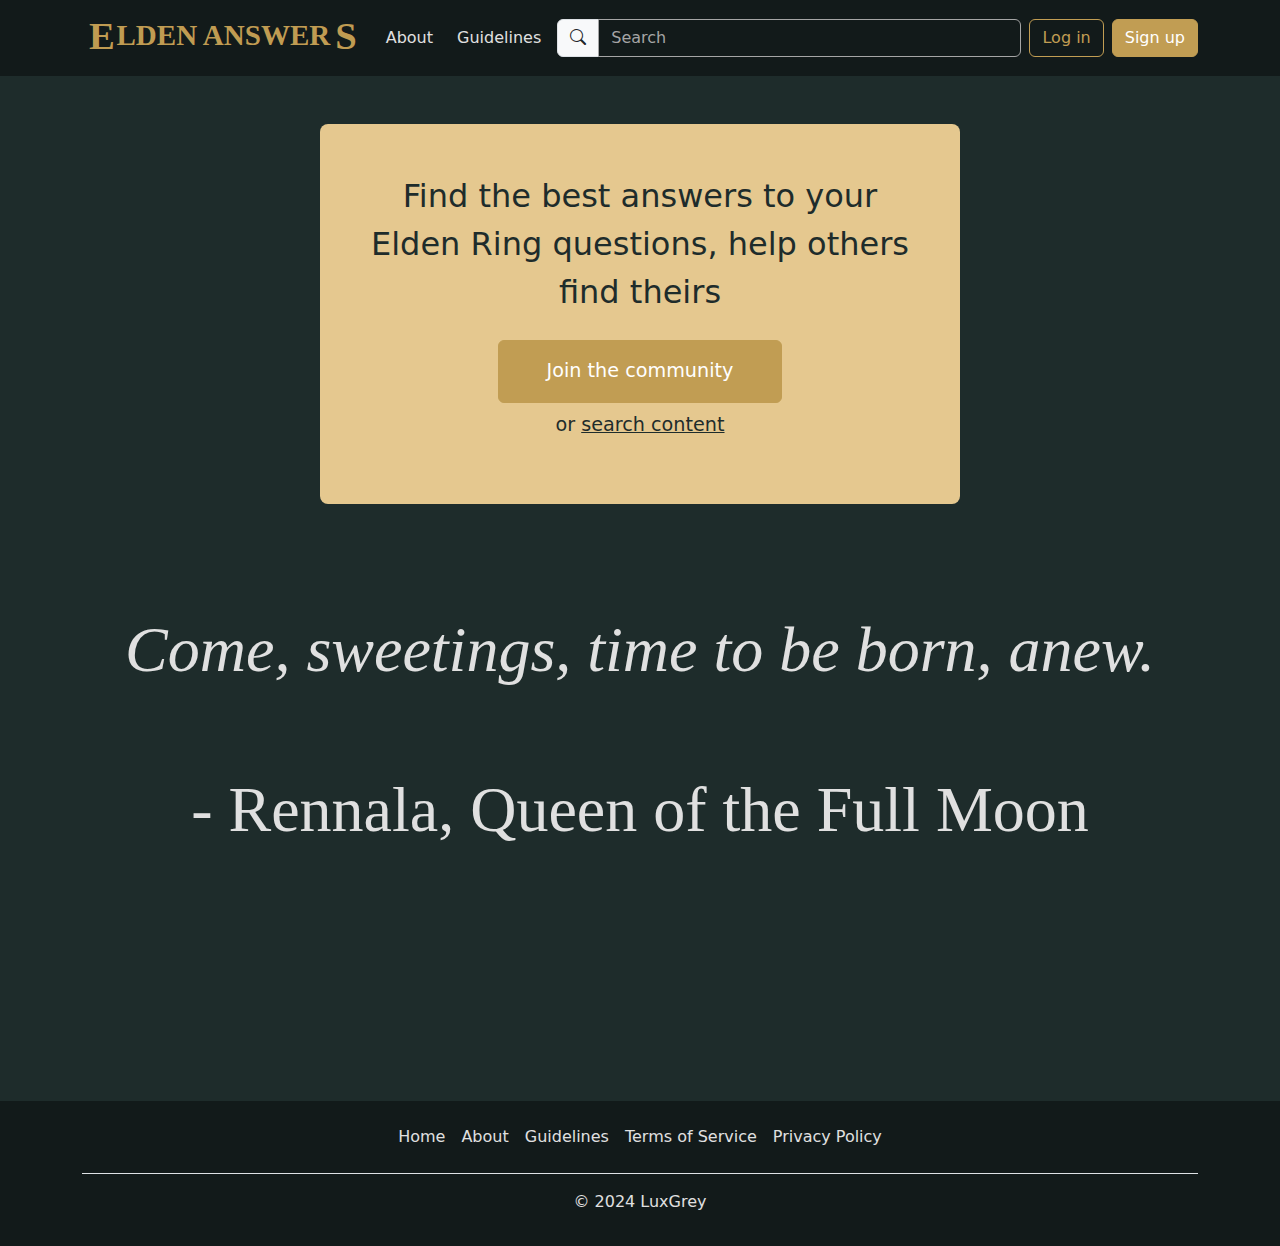
<file: public/index.html>
<!DOCTYPE html>
<html lang="en">

<head>
  <meta charset="utf-8">
  <meta name="viewport" content="width=device-width, initial-scale=1">

  <title>Elden Answers</title>

  <!-- TODO define a favicon -->
  <!--<link rel="icon" type="image/svg+xml" href="favicon.svg" sizes="any">
  <link rel="icon" href="/favicon.png" type="image/png">  
  <link rel="apple-touch-icon" href="/apple-touch-icon.png">-->

  <link href="https://cdn.jsdelivr.net/npm/bootstrap@5.3.3/dist/css/bootstrap.min.css" rel="stylesheet"
    integrity="sha384-QWTKZyjpPEjISv5WaRU9OFeRpok6YctnYmDr5pNlyT2bRjXh0JMhjY6hW+ALEwIH" crossorigin="anonymous">
  <link rel="stylesheet" href="https://cdn.jsdelivr.net/npm/bootstrap-icons@1.11.3/font/bootstrap-icons.min.css"
    integrity="sha384-XGjxtQfXaH2tnPFa9x+ruJTuLE3Aa6LhHSWRr1XeTyhezb4abCG4ccI5AkVDxqC+" crossorigin="anonymous">
  <link rel="stylesheet" type="text/css" href="./css/screen.css" media="screen">
  <link rel="stylesheet" type="text/css" href="./css/print.css" media="print">
</head>

<body onload="initQuoteUpdate()">
  <header>
    <nav class="navbar navbar-expand-lg navbar-dark container">
      <div class="container-fluid">
        <a class="navbar-brand" href="index.html">
          <img src="images/logo.svg" alt="Elden Answers logo" height="50">
        </a>
        <button class="navbar-toggler" type="button" data-bs-toggle="collapse" data-bs-target="#collapsingNavbar"
          aria-controls="collapsingNavbar" aria-expanded="false" aria-label="Toggle navigation">
          <span class="navbar-toggler-icon navbar-dark"></span>
        </button>
        <div class="collapse navbar-collapse gap-2" id="collapsingNavbar">
          <ul class="navbar-nav mb-2 mb-lg-0 gap-2">
            <li class="nav-item">
              <a class="nav-link btn btn-dark" href="#">About</a>
            </li>
            <li class="nav-item">
              <a class="nav-link btn btn-dark" href="#">Guidelines</a>
            </li>
          </ul>
          <form class="input-group mb-2 mb-lg-0">
            <span class="input-group-text">
              <i class="bi bi-search"></i>
            </span>
            <input class="form-control" type="search" placeholder="Search" aria-label="Search">
          </form>
          <ul class="navbar-nav gap-2">
            <li class="nav-item">
              <a href="./html/log-in.html" class="btn btn-secondary text-nowrap">Log in</a>
            </li>
            <li class="nav-item">
              <a href="#" class="btn btn-primary text-nowrap">Sign up</a>
            </li>
          </ul>
        </div>
      </div>
    </nav>
  </header>

  <main class="container">
    <div id="greeting-card-container">
      <div id="greeting-card" class="text-center p-5 mt-5 mb-2">
        <p class="mb-4">
          Find the best answers to your Elden Ring questions,
          help others find theirs
        </p>
        <a id="join-community-button" href="#" class="btn btn-primary px-5 py-3">Join the community</a>
        <p id="search-content-text" class="mt-2">
          or <a href="./html/questions.html">search content</a>
        </p>
      </div>
    </div>
    <canvas id="quote-canvas">
      This canvas cycles through random quotes from Elden Ring characters.
    </canvas>
  </main>

  <footer class="py-3 mt-4">
    <div class="container">
      <ul class="nav justify-content-center border-bottom pb-3 mb-3">
        <li class="nav-item"><a href="index.html" class="nav-link px-2">Home</a></li>
        <li class="nav-item"><a href="#" class="nav-link px-2">About</a></li>
        <li class="nav-item"><a href="#" class="nav-link px-2">Guidelines</a></li>
        <li class="nav-item"><a href="#" class="nav-link px-2">Terms of Service</a></li>
        <li class="nav-item"><a href="#" class="nav-link px-2">Privacy Policy</a></li>
      </ul>
      <p class="text-center">© 2024 LuxGrey</p>
    </div>
  </footer>
  <script src="https://cdn.jsdelivr.net/npm/bootstrap@5.3.3/dist/js/bootstrap.bundle.min.js"
    integrity="sha384-YvpcrYf0tY3lHB60NNkmXc5s9fDVZLESaAA55NDzOxhy9GkcIdslK1eN7N6jIeHz"
    crossorigin="anonymous"></script>
  <script src="./js/script.js"></script>
</body>

</html>
</file>
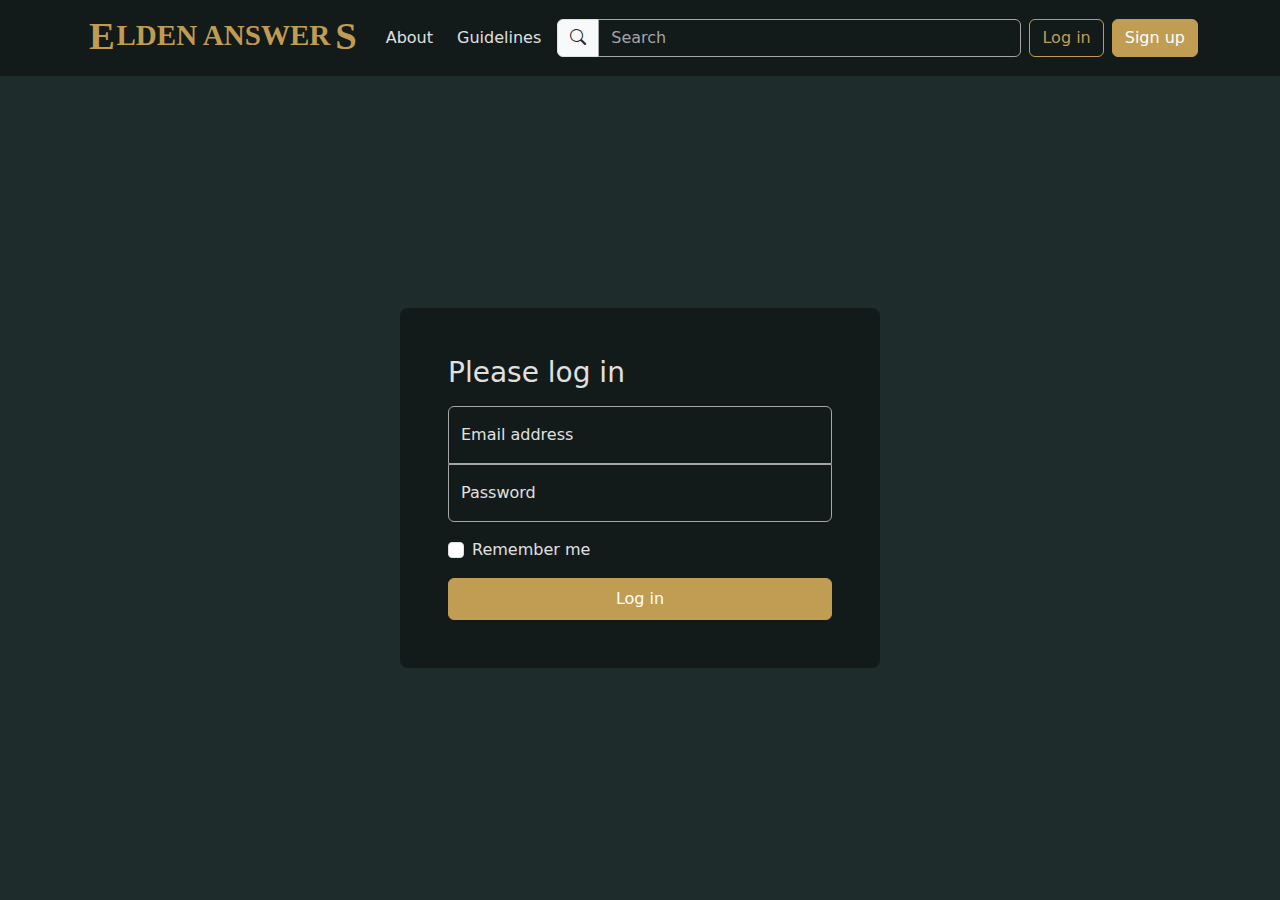
<file: public/html/log-in.html>
<!DOCTYPE html>
<html lang="en">

<head>
  <meta charset="utf-8">
  <meta name="viewport" content="width=device-width, initial-scale=1">

  <title>Newest Questions - Elden Answers</title>

  <!-- TODO define a favicon -->
  <!--<link rel="icon" type="image/svg+xml" href="favicon.svg" sizes="any">
  <link rel="icon" href="/favicon.png" type="image/png">  
  <link rel="apple-touch-icon" href="/apple-touch-icon.png">-->

  <link href="https://cdn.jsdelivr.net/npm/bootstrap@5.3.3/dist/css/bootstrap.min.css" rel="stylesheet"
    integrity="sha384-QWTKZyjpPEjISv5WaRU9OFeRpok6YctnYmDr5pNlyT2bRjXh0JMhjY6hW+ALEwIH" crossorigin="anonymous">
  <link rel="stylesheet" href="https://cdn.jsdelivr.net/npm/bootstrap-icons@1.11.3/font/bootstrap-icons.min.css"
    integrity="sha384-XGjxtQfXaH2tnPFa9x+ruJTuLE3Aa6LhHSWRr1XeTyhezb4abCG4ccI5AkVDxqC+" crossorigin="anonymous">
  <link rel="stylesheet" type="text/css" href="../css/screen.css" media="screen">
  <link rel="stylesheet" type="text/css" href="../css/print.css" media="print">
</head>

<body>
  <header>
    <nav class="navbar navbar-expand-lg navbar-dark container">
      <div class="container-fluid">
        <a class="navbar-brand" href="../index.html">
          <img src="../images/logo.svg" alt="Elden Answers logo" height="50">
        </a>
        <button class="navbar-toggler" type="button" data-bs-toggle="collapse" data-bs-target="#collapsingNavbar"
          aria-controls="collapsingNavbar" aria-expanded="false" aria-label="Toggle navigation">
          <span class="navbar-toggler-icon navbar-dark"></span>
        </button>
        <div class="collapse navbar-collapse gap-2" id="collapsingNavbar">
          <ul class="navbar-nav mb-2 mb-lg-0 gap-2">
            <li class="nav-item">
              <a class="nav-link btn btn-dark" href="#">About</a>
            </li>
            <li class="nav-item">
              <a class="nav-link btn btn-dark" href="#">Guidelines</a>
            </li>
          </ul>
          <form class="input-group mb-2 mb-lg-0">
            <span class="input-group-text">
              <i class="bi bi-search"></i>
            </span>
            <input class="form-control" type="search" placeholder="Search" aria-label="Search">
          </form>
          <ul class="navbar-nav gap-2">
            <li class="nav-item">
              <a href="./log-in.html" class="btn btn-secondary text-nowrap">Log in</a>
            </li>
            <li class="nav-item">
              <a href="#" class="btn btn-primary text-nowrap">Sign up</a>
            </li>
          </ul>
        </div>
      </div>
    </nav>
  </header>

  <main class="d-flex align-items-center py-4">
    <form class="form-login w-100 m-auto p-5 rounded rounded-3">
      <h1 class="h3 mb-3 fw-normal">Please log in</h1>
      <div class="form-floating">
        <input type="email" class="form-control" id="floatingInput" placeholder="name@example.com">
        <label for="floatingInput">Email address</label>
      </div>
      <div class="form-floating">
        <input type="password" class="form-control" id="floatingPassword" placeholder="Password">
        <label for="floatingPassword">Password</label>
      </div>
      <div class="form-check text-start my-3">
        <input class="form-check-input" type="checkbox" value="remember-me" id="flexCheckDefault">
        <label class="form-check-label" for="flexCheckDefault">
          Remember me
        </label>
      </div>
      <button class="btn btn-primary w-100 py-2" type="submit">Log in</button>
    </form>
  </main>

  <script src="https://cdn.jsdelivr.net/npm/bootstrap@5.3.3/dist/js/bootstrap.bundle.min.js"
    integrity="sha384-YvpcrYf0tY3lHB60NNkmXc5s9fDVZLESaAA55NDzOxhy9GkcIdslK1eN7N6jIeHz"
    crossorigin="anonymous"></script>
  <script src="../js/script.js"></script>
</body>

</html>
</file>
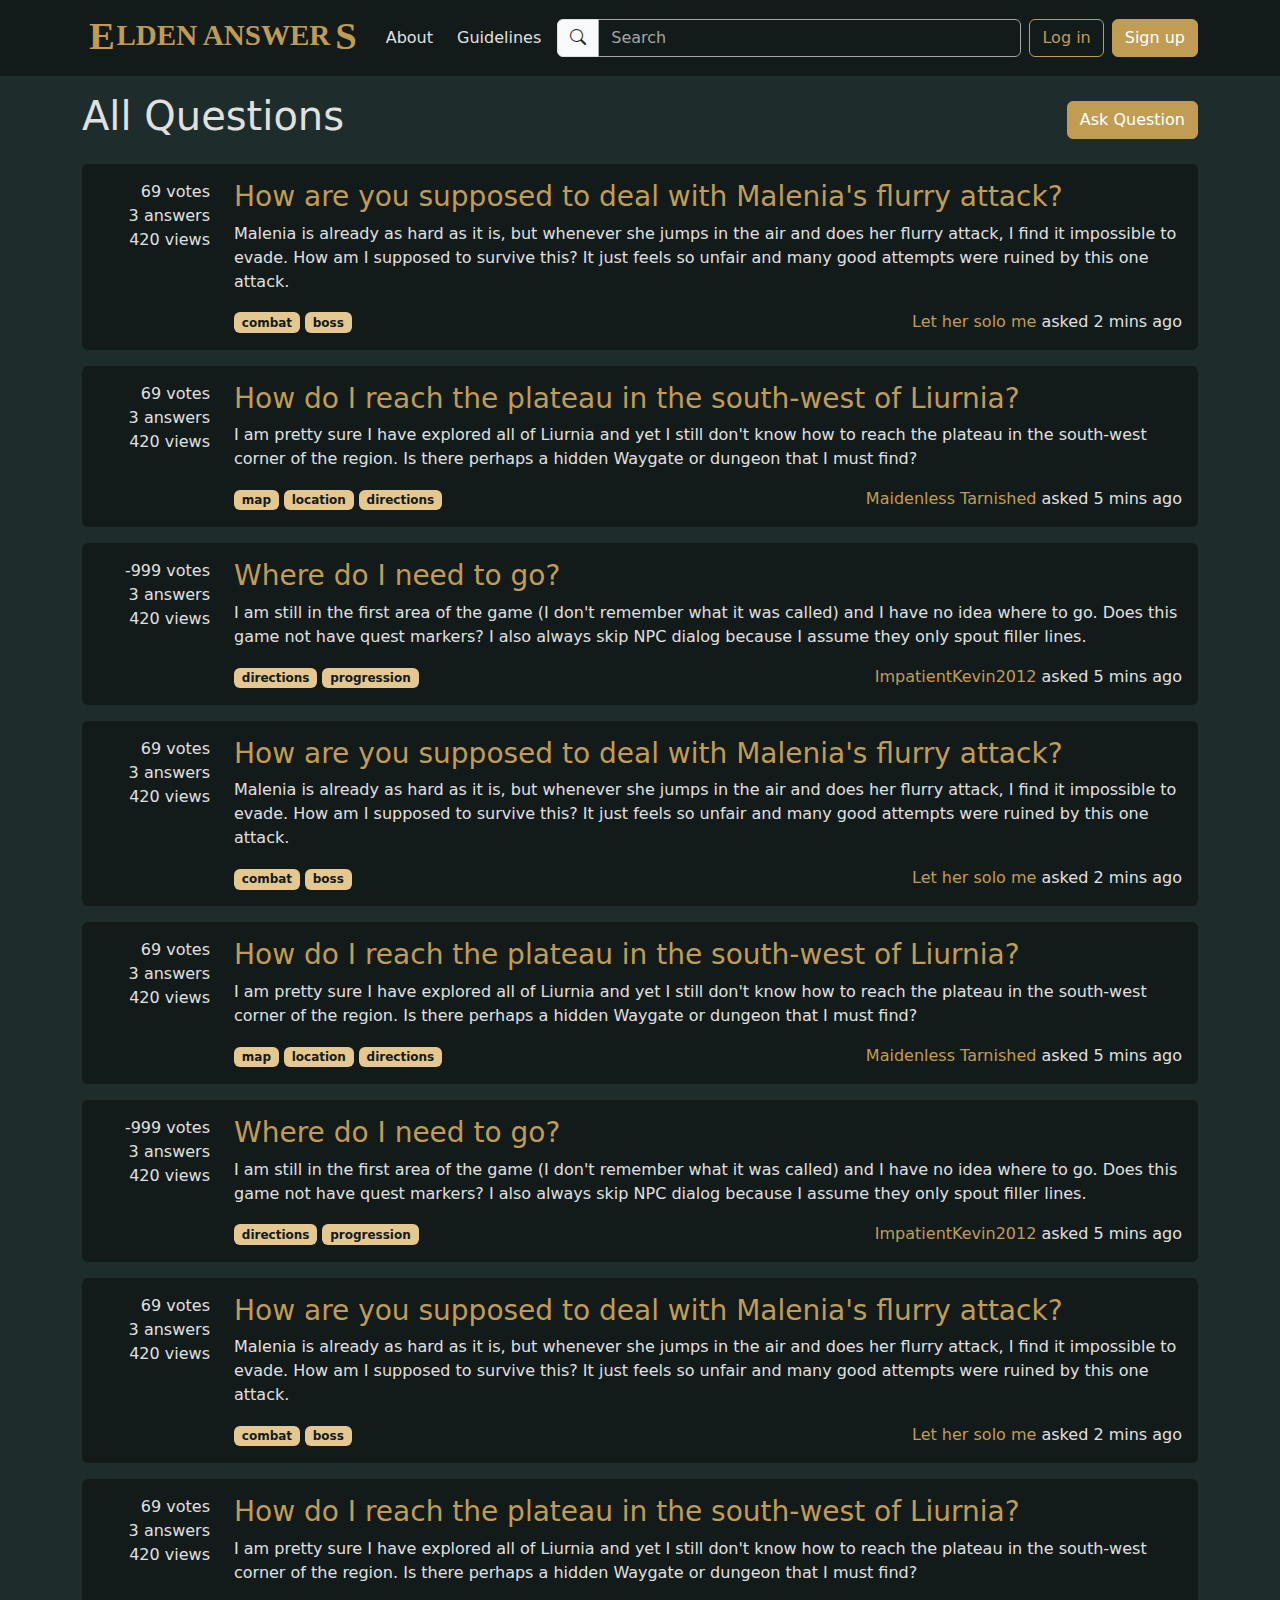
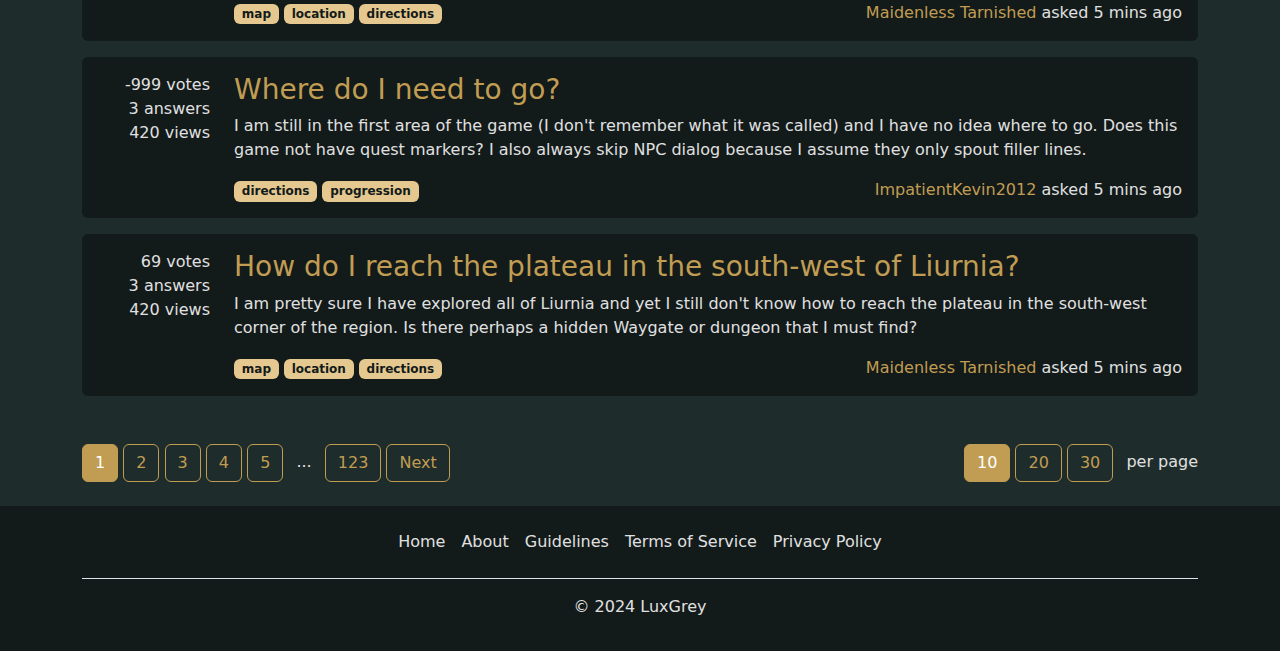
<file: public/html/questions.html>
<!DOCTYPE html>
<html lang="en">

<head>
  <meta charset="utf-8">
  <meta name="viewport" content="width=device-width, initial-scale=1">

  <title>Newest Questions - Elden Answers</title>

  <!-- TODO define a favicon -->
  <!--<link rel="icon" type="image/svg+xml" href="favicon.svg" sizes="any">
  <link rel="icon" href="/favicon.png" type="image/png">  
  <link rel="apple-touch-icon" href="/apple-touch-icon.png">-->

  <link href="https://cdn.jsdelivr.net/npm/bootstrap@5.3.3/dist/css/bootstrap.min.css" rel="stylesheet"
    integrity="sha384-QWTKZyjpPEjISv5WaRU9OFeRpok6YctnYmDr5pNlyT2bRjXh0JMhjY6hW+ALEwIH" crossorigin="anonymous">
  <link rel="stylesheet" href="https://cdn.jsdelivr.net/npm/bootstrap-icons@1.11.3/font/bootstrap-icons.min.css"
    integrity="sha384-XGjxtQfXaH2tnPFa9x+ruJTuLE3Aa6LhHSWRr1XeTyhezb4abCG4ccI5AkVDxqC+" crossorigin="anonymous">
  <link rel="stylesheet" type="text/css" href="../css/screen.css" media="screen">
  <link rel="stylesheet" type="text/css" href="../css/print.css" media="print">
</head>

<body>
  <header>
    <nav class="navbar navbar-expand-lg navbar-dark container">
      <div class="container-fluid">
        <a class="navbar-brand" href="../index.html">
          <img src="../images/logo.svg" alt="Elden Answers logo" height="50">
        </a>
        <button class="navbar-toggler" type="button" data-bs-toggle="collapse" data-bs-target="#collapsingNavbar"
          aria-controls="collapsingNavbar" aria-expanded="false" aria-label="Toggle navigation">
          <span class="navbar-toggler-icon navbar-dark"></span>
        </button>
        <div class="collapse navbar-collapse gap-2" id="collapsingNavbar">
          <ul class="navbar-nav mb-2 mb-lg-0 gap-2">
            <li class="nav-item">
              <a class="nav-link btn btn-dark" href="#">About</a>
            </li>
            <li class="nav-item">
              <a class="nav-link btn btn-dark" href="#">Guidelines</a>
            </li>
          </ul>
          <form class="input-group mb-2 mb-lg-0">
            <span class="input-group-text">
              <i class="bi bi-search"></i>
            </span>
            <input class="form-control" type="search" id="search-input" placeholder="Search" aria-label="Search">
          </form>
          <ul class="navbar-nav gap-2">
            <li class="nav-item">
              <a href="./log-in.html" class="btn btn-secondary text-nowrap">Log in</a>
            </li>
            <li class="nav-item">
              <a href="#" class="btn btn-primary text-nowrap">Sign up</a>
            </li>
          </ul>
        </div>
      </div>
    </nav>
  </header>

  <main class="container">
    <div id="questions-header" class="d-flex flex-wrap align-items-center mt-3 mb-3">
      <h1 class="me-auto">All Questions</h1>
      <a href="./log-in.html" class="btn btn-primary">Ask Question</a>
    </div>
    <div id="questions" class="d-grid gap-3 mb-5">
      <article class="question-summary d-flex flex-column flex-lg-row rounded p-3">
        <div
          class="question-summary-stats d-flex flex-row flex-lg-column flex-shrink-0 align-items-end me-4 column-gap-3">
          <div class="">
            69 votes
          </div>
          <div class="">
            3 answers
          </div>
          <div class="">
            420 views
          </div>
        </div>
        <div class="question-summary-content">
          <h2 class="h3">
            <a href="#" class="question-link">
              How are you supposed to deal with Malenia's flurry attack?
            </a>
          </h2>
          <p>
            Malenia is already as hard as it is, but whenever she jumps in the air and does her flurry attack, I find it
            impossible to evade.
            How am I supposed to survive this? It just feels so unfair and many good attempts were ruined by this one
            attack.
          </p>
          <div class="d-flex flex-wrap row-gap-3">
            <div>
              <span class="badge">combat</span>
              <span class="badge">boss</span>
            </div>
            <div class="ms-auto">
              <a href="#">Let her solo me</a> asked 2 mins ago
            </div>
          </div>
        </div>
      </article>
      <article class="question-summary d-flex flex-column flex-lg-row rounded p-3">
        <div
          class="question-summary-stats d-flex flex-row flex-lg-column flex-shrink-0 align-items-end me-4 column-gap-3">
          <div class="">
            69 votes
          </div>
          <div class="">
            3 answers
          </div>
          <div class="">
            420 views
          </div>
        </div>
        <div class="question-summary-content">
          <h2 class="h3"><a href="#" class="question-link">How do I reach the plateau in the south-west of Liurnia?</a>
          </h2>
          <p>
            I am pretty sure I have explored all of Liurnia and yet I still don't know how to reach the plateau in the
            south-west corner of the region. Is there perhaps a hidden Waygate or dungeon that I must find?
          </p>
          <div class="d-flex flex-wrap row-gap-3">
            <div>
              <span class="badge">map</span>
              <span class="badge">location</span>
              <span class="badge">directions</span>
            </div>
            <div class="ms-auto">
              <a href="#">Maidenless Tarnished</a> asked 5 mins ago
            </div>
          </div>
        </div>
      </article>
      <article class="question-summary d-flex flex-column flex-lg-row rounded p-3">
        <div
          class="question-summary-stats d-flex flex-row flex-lg-column flex-shrink-0 align-items-end me-4 column-gap-3">
          <div class="">
            -999 votes
          </div>
          <div class="">
            3 answers
          </div>
          <div class="">
            420 views
          </div>
        </div>
        <div class="question-summary-content">
          <h2 class="h3">
            <a href="#" class="question-link">
              Where do I need to go?
            </a>
          </h2>
          <p>
            I am still in the first area of the game (I don't remember what it was called) and I have no idea where to
            go.
            Does this game not have quest markers? I also always skip NPC dialog because I assume they only spout filler
            lines.
          </p>
          <div class="d-flex flex-wrap row-gap-3">
            <div>
              <span class="badge">directions</span>
              <span class="badge">progression</span>
            </div>
            <div class="ms-auto">
              <a href="#">ImpatientKevin2012</a> asked 5 mins ago
            </div>
          </div>
        </div>
      </article>
      <article class="question-summary d-flex flex-column flex-lg-row rounded p-3">
        <div
          class="question-summary-stats d-flex flex-row flex-lg-column flex-shrink-0 align-items-end me-4 column-gap-3">
          <div class="">
            69 votes
          </div>
          <div class="">
            3 answers
          </div>
          <div class="">
            420 views
          </div>
        </div>
        <div class="question-summary-content">
          <h2 class="h3">
            <a href="#" class="question-link">
              How are you supposed to deal with Malenia's flurry attack?
            </a>
          </h2>
          <p>
            Malenia is already as hard as it is, but whenever she jumps in the air and does her flurry attack, I find it
            impossible to evade.
            How am I supposed to survive this? It just feels so unfair and many good attempts were ruined by this one
            attack.
          </p>
          <div class="d-flex flex-wrap row-gap-3">
            <div>
              <span class="badge">combat</span>
              <span class="badge">boss</span>
            </div>
            <div class="ms-auto">
              <a href="#">Let her solo me</a> asked 2 mins ago
            </div>
          </div>
        </div>
      </article>
      <article class="question-summary d-flex flex-column flex-lg-row rounded p-3">
        <div
          class="question-summary-stats d-flex flex-row flex-lg-column flex-shrink-0 align-items-end me-4 column-gap-3">
          <div class="">
            69 votes
          </div>
          <div class="">
            3 answers
          </div>
          <div class="">
            420 views
          </div>
        </div>
        <div class="question-summary-content">
          <h2 class="h3"><a href="#" class="question-link">How do I reach the plateau in the south-west of Liurnia?</a>
          </h2>
          <p>
            I am pretty sure I have explored all of Liurnia and yet I still don't know how to reach the plateau in the
            south-west corner of the region. Is there perhaps a hidden Waygate or dungeon that I must find?
          </p>
          <div class="d-flex flex-wrap row-gap-3">
            <div>
              <span class="badge">map</span>
              <span class="badge">location</span>
              <span class="badge">directions</span>
            </div>
            <div class="ms-auto">
              <a href="#">Maidenless Tarnished</a> asked 5 mins ago
            </div>
          </div>
        </div>
      </article>
      <article class="question-summary d-flex flex-column flex-lg-row rounded p-3">
        <div
          class="question-summary-stats d-flex flex-row flex-lg-column flex-shrink-0 align-items-end me-4 column-gap-3">
          <div class="">
            -999 votes
          </div>
          <div class="">
            3 answers
          </div>
          <div class="">
            420 views
          </div>
        </div>
        <div class="question-summary-content">
          <h2 class="h3">
            <a href="#" class="question-link">
              Where do I need to go?
            </a>
          </h2>
          <p>
            I am still in the first area of the game (I don't remember what it was called) and I have no idea where to
            go.
            Does this game not have quest markers? I also always skip NPC dialog because I assume they only spout filler
            lines.
          </p>
          <div class="d-flex flex-wrap row-gap-3">
            <div>
              <span class="badge">directions</span>
              <span class="badge">progression</span>
            </div>
            <div class="ms-auto">
              <a href="#">ImpatientKevin2012</a> asked 5 mins ago
            </div>
          </div>
        </div>
      </article>
      <article class="question-summary d-flex flex-column flex-lg-row rounded p-3">
        <div
          class="question-summary-stats d-flex flex-row flex-lg-column flex-shrink-0 align-items-end me-4 column-gap-3">
          <div class="">
            69 votes
          </div>
          <div class="">
            3 answers
          </div>
          <div class="">
            420 views
          </div>
        </div>
        <div class="question-summary-content">
          <h2 class="h3">
            <a href="#" class="question-link">
              How are you supposed to deal with Malenia's flurry attack?
            </a>
          </h2>
          <p>
            Malenia is already as hard as it is, but whenever she jumps in the air and does her flurry attack, I find it
            impossible to evade.
            How am I supposed to survive this? It just feels so unfair and many good attempts were ruined by this one
            attack.
          </p>
          <div class="d-flex flex-wrap row-gap-3">
            <div>
              <span class="badge">combat</span>
              <span class="badge">boss</span>
            </div>
            <div class="ms-auto">
              <a href="#">Let her solo me</a> asked 2 mins ago
            </div>
          </div>
        </div>
      </article>
      <article class="question-summary d-flex flex-column flex-lg-row rounded p-3">
        <div
          class="question-summary-stats d-flex flex-row flex-lg-column flex-shrink-0 align-items-end me-4 column-gap-3">
          <div class="">
            69 votes
          </div>
          <div class="">
            3 answers
          </div>
          <div class="">
            420 views
          </div>
        </div>
        <div class="question-summary-content">
          <h2 class="h3"><a href="#" class="question-link">How do I reach the plateau in the south-west of Liurnia?</a>
          </h2>
          <p>
            I am pretty sure I have explored all of Liurnia and yet I still don't know how to reach the plateau in the
            south-west corner of the region. Is there perhaps a hidden Waygate or dungeon that I must find?
          </p>
          <div class="d-flex flex-wrap row-gap-3">
            <div>
              <span class="badge">map</span>
              <span class="badge">location</span>
              <span class="badge">directions</span>
            </div>
            <div class="ms-auto">
              <a href="#">Maidenless Tarnished</a> asked 5 mins ago
            </div>
          </div>
        </div>
      </article>
      <article class="question-summary d-flex flex-column flex-lg-row rounded p-3">
        <div
          class="question-summary-stats d-flex flex-row flex-lg-column flex-shrink-0 align-items-end me-4 column-gap-3">
          <div class="">
            -999 votes
          </div>
          <div class="">
            3 answers
          </div>
          <div class="">
            420 views
          </div>
        </div>
        <div class="question-summary-content">
          <h2 class="h3">
            <a href="#" class="question-link">
              Where do I need to go?
            </a>
          </h2>
          <p>
            I am still in the first area of the game (I don't remember what it was called) and I have no idea where to
            go.
            Does this game not have quest markers? I also always skip NPC dialog because I assume they only spout filler
            lines.
          </p>
          <div class="d-flex flex-wrap row-gap-3">
            <div>
              <span class="badge">directions</span>
              <span class="badge">progression</span>
            </div>
            <div class="ms-auto">
              <a href="#">ImpatientKevin2012</a> asked 5 mins ago
            </div>
          </div>
        </div>
      </article>
      <article class="question-summary d-flex flex-column flex-lg-row rounded p-3">
        <div
          class="question-summary-stats d-flex flex-row flex-lg-column flex-shrink-0 align-items-end me-4 column-gap-3">
          <div class="">
            69 votes
          </div>
          <div class="">
            3 answers
          </div>
          <div class="">
            420 views
          </div>
        </div>
        <div class="question-summary-content">
          <h2 class="h3"><a href="#" class="question-link">How do I reach the plateau in the south-west of Liurnia?</a>
          </h2>
          <p>
            I am pretty sure I have explored all of Liurnia and yet I still don't know how to reach the plateau in the
            south-west corner of the region. Is there perhaps a hidden Waygate or dungeon that I must find?
          </p>
          <div class="d-flex flex-wrap row-gap-3">
            <div>
              <span class="badge">map</span>
              <span class="badge">location</span>
              <span class="badge">directions</span>
            </div>
            <div class="ms-auto">
              <a href="#">Maidenless Tarnished</a> asked 5 mins ago
            </div>
          </div>
        </div>
      </article>
    </div>
    <div id="questions-footer" class="d-flex flex-wrap row-gap-3">
      <div>
        <a href="#" class="btn btn-primary">1</a>
        <a href="#" class="btn btn-secondary">2</a>
        <a href="#" class="btn btn-secondary">3</a>
        <a href="#" class="btn btn-secondary">4</a>
        <a href="#" class="btn btn-secondary">5</a>
        <span class="mx-2">...</span>
        <a href="#" class="btn btn-secondary">123</a>
        <a href="#" class="btn btn-secondary">Next</a>
      </div>
      <div class="ms-auto">
        <a href="#" class="btn btn-primary">10</a>
        <a href="#" class="btn btn-secondary">20</a>
        <a href="#" class="btn btn-secondary">30</a>
        <span class="ms-2">per page</span>
      </div>
    </div>
  </main>

  <footer class="py-3 mt-4">
    <div class="container">
      <ul class="nav justify-content-center border-bottom pb-3 mb-3">
        <li class="nav-item"><a href="../index.html" class="nav-link px-2">Home</a></li>
        <li class="nav-item"><a href="#" class="nav-link px-2">About</a></li>
        <li class="nav-item"><a href="#" class="nav-link px-2">Guidelines</a></li>
        <li class="nav-item"><a href="#" class="nav-link px-2">Terms of Service</a></li>
        <li class="nav-item"><a href="#" class="nav-link px-2">Privacy Policy</a></li>
      </ul>
      <p class="text-center">© 2024 LuxGrey</p>
    </div>
  </footer>
  <script src="https://cdn.jsdelivr.net/npm/bootstrap@5.3.3/dist/js/bootstrap.bundle.min.js"
    integrity="sha384-YvpcrYf0tY3lHB60NNkmXc5s9fDVZLESaAA55NDzOxhy9GkcIdslK1eN7N6jIeHz"
    crossorigin="anonymous"></script>
  <script src="../js/script.js"></script>
</body>

</html>
</file>
<file: public/css/screen.css>
@import url("common.css");

body {
  /* these declarations are needed to achieve a sticky footer */
  min-height: 100vh;
  display: grid;
  grid-template-rows: auto 1fr auto;
}
</file>
<file: public/css/print.css>
@import url("common.css");

canvas {
  display: none;
}
</file>
